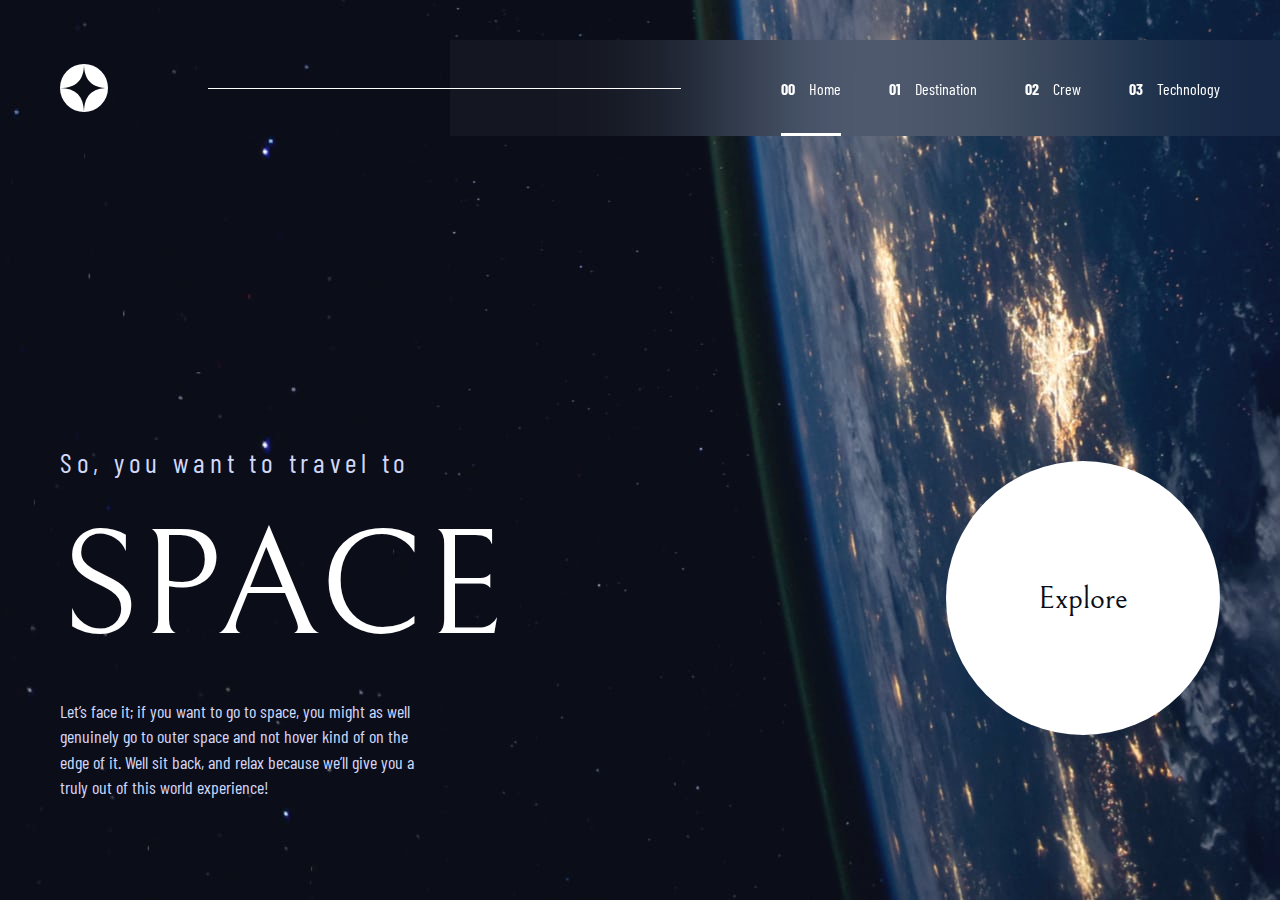
<file: index.html>
<!DOCTYPE html>
<html lang="en">
<head>
  <meta charset="UTF-8">
  <meta name="viewport" content="width=device-width, initial-scale=1.0">
  <link rel="icon" type="image/png" sizes="32x32" href="./assets/favicon-32x32.png">
  <link rel="stylesheet" href="css/home.css">
  <link rel="stylesheet" href="css/main.css">
  <script src="./js/app.js" defer></script>  
  <title>Frontend Mentor | Space tourism website</title>
</head>
<body>

  <!-- Start Header -->

  <header>
    <div class="container">
      <img src="images/shared/logo.svg" alt="site logo" class="logo">
      <div class="line"></div>
      <nav>
        <img src="images/shared/icon-close.svg" alt="" class="close-menu">
        <ul>
          <li class="active"><a href="./index.html"><b>00</b> Home</a></li>
          <li><a href="./destination-moon.html"><b>01</b> Destination</a></li>
          <li><a href="./crew-commander.html"><b>02</b> Crew</a></li>
          <li><a href="./technology-vehicle.html"><b>03</b> Technology</a></li>
        </ul> 
      </nav>
      <img src="images/shared/icon-hamburger.svg" alt="" class="open-menu">
    </div>
    <div class="blure__back"></div>
  </header>
  <!-- End Header -->

  <!-- Start Body Section -->
  <section class="landing">
    <div class="container">
      <div class="content">
        <h1>So, you want to travel to<br><span>Space</span></h1>
        <p>Let’s face it; if you want to go to space, you might as well genuinely go to 
          outer space and not hover kind of on the edge of it. Well sit back, and relax 
          because we’ll give you a truly out of this world experience!</p>
      </div>
      <a href="#">Explore</a>
    </div>
  </section>
  <!-- End of Body Section -->
</body>
</html>
</file>
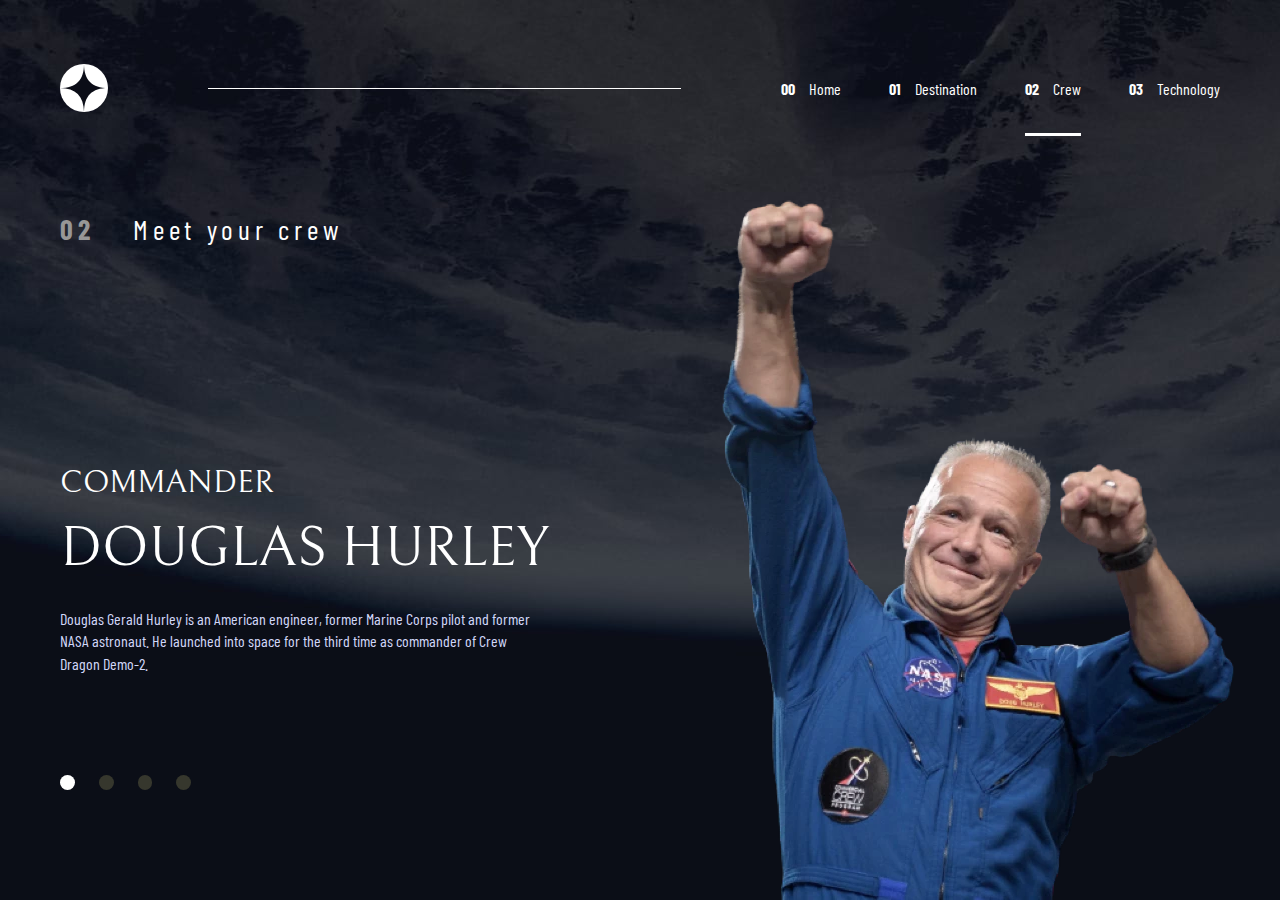
<file: crew-commander.html>
<!DOCTYPE html>
<html lang="en">
<head>
  <meta charset="UTF-8">
  <meta name="viewport" content="width=device-width, initial-scale=1.0">

  <link rel="icon" type="image/png" sizes="32x32" href="./assets/favicon-32x32.png">
  <link rel="stylesheet" href="css/main.css">
  <link rel="stylesheet" href="css/crew.css">
  <script src="js/app.js" defer></script>
  <script src="js/crew.js" defer></script>
  <title>Frontend Mentor | Space tourism website</title>
</head>
<body>
  <!-- Start Header -->
  <header>
    <div class="container">
      <img src="images/shared/logo.svg" alt="site logo" class="logo">
      <div class="line"></div>
      <nav>
        <img src="images/shared/icon-close.svg" alt="" class="close-menu">
        <ul>
          <li><a href="./index.html"><b>00</b> Home</a></li>
          <li><a href="./destination-moon.html"><b>01</b> Destination</a></li>
          <li class="active"><a href="./crew-commander.html"><b>02</b> Crew</a></li>
          <li><a href="./technology-vehicle.html"><b>03</b> Technology</a></li>
        </ul>
      </nav>
      <img src="images/shared/icon-hamburger.svg" alt="" class="open-menu">
    </div>
  </header>
  <!-- End Header -->
  
  <!-- Start Crew -->
  <section class="crew">
    <div class="container">
      <h1 class="main-title"><b>02</b> Meet your crew</h1>
      <div class="content">
        <div class="info">
          <div class="box">
            <h2 class="role">Commander</h2>
            <p class="name">Douglas Hurley</p>
            <p class="bio">Douglas Gerald Hurley is an American engineer, former Marine Corps pilot 
              and former NASA astronaut. He launched into space for the third time as 
              commander of Crew Dragon Demo-2.</p>
          </div>
          <div class="dots">
            <div class="dot active" data-num="1"></div>
            <div class="dot" data-num="2"></div>
            <div class="dot" data-num="3"></div>
            <div class="dot" data-num="4"></div>
          </div>
        </div>
        <img src="images/crew/image-douglas-hurley.webp" alt="" class="image">
      </div>
    </div>
  </section>
  <!-- End Crew -->
  
</body>
</html>
</file>
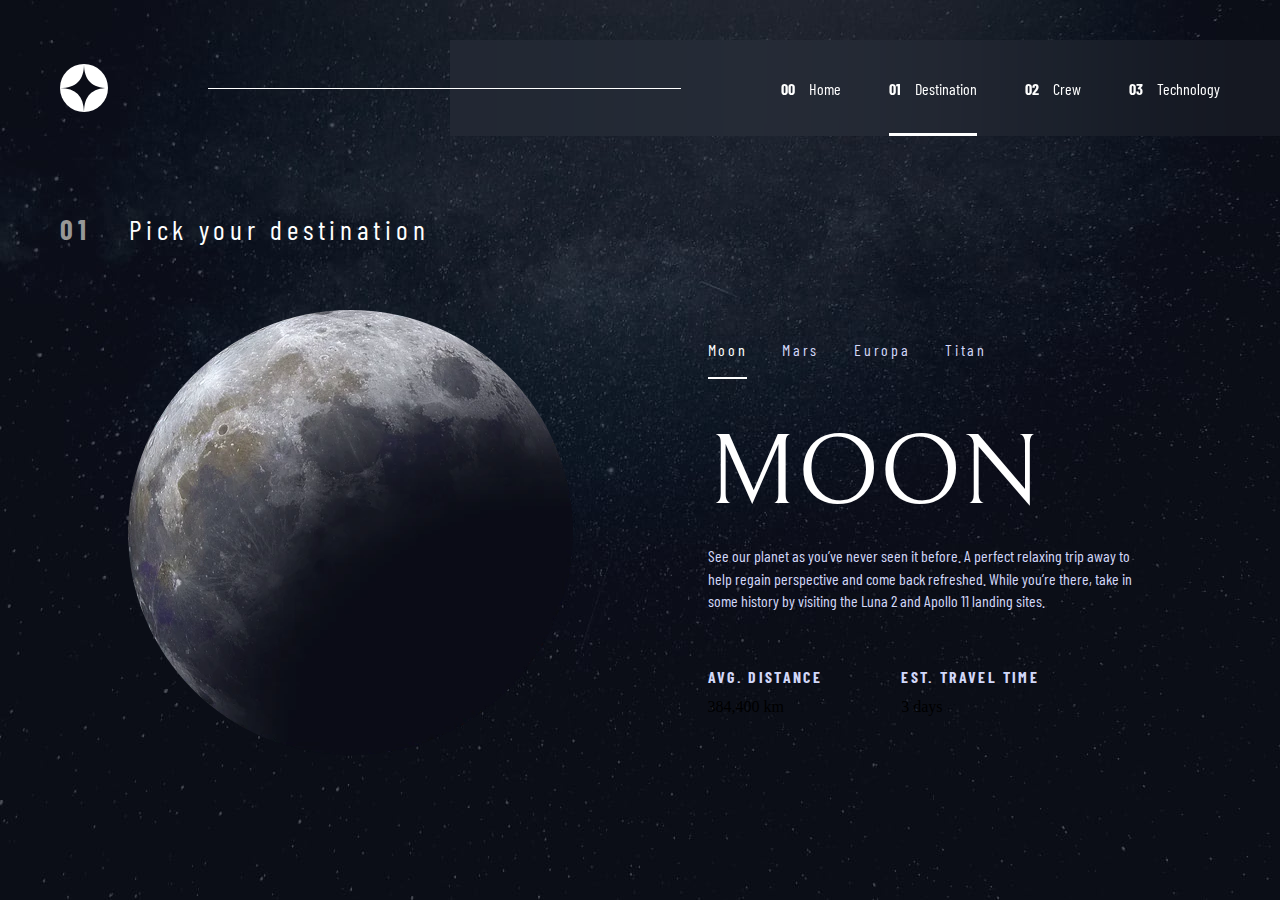
<file: destination-moon.html>
<!DOCTYPE html>
<html lang="en">
<head>
  <meta charset="UTF-8">
  <meta name="viewport" content="width=device-width, initial-scale=1.0">
  <link rel="icon" type="image/png" sizes="32x32" href="./assets/favicon-32x32.png">
  <link rel="stylesheet" href="css/main.css">
  <link rel="stylesheet" href="css/destination.css">
  <script src="js/app.js" defer></script>
  <script src="js/destination.js" defer></script>
  <title>Frontend Mentor | Space tourism website</title>
</head>
<body>
  <!-- Start Header -->
  <header>
    <div class="container">
      <img src="images/shared/logo.svg" alt="site logo" class="logo">
      <div class="line"></div>
      <nav>
        <img src="images/shared/icon-close.svg" alt="" class="close-menu">
        <ul>
          <li><a href="./index.html"><b>00</b> Home</a></li>
          <li class="active"><a href="./destination-moon.html"><b>01</b> Destination</a></li>
          <li><a href="./crew-commander.html"><b>02</b> Crew</a></li>
          <li><a href="./technology-vehicle.html"><b>03</b> Technology</a></li>
        </ul>
      </nav>
      <img src="images/shared/icon-hamburger.svg" alt="" class="open-menu">
    </div>
    <div class="blure__back"></div>
  </header>
  <!-- End Header -->
  
  <!-- Start Section -->
  <section class="destination">
    <div class="container">
      <h1 class="main-title"><b>01</b> Pick your destination</h1>
      <div class="main-box">
        <img src="images/destination/image-moon.webp" alt="" class="image">
        <div class="content">
          <ul class="navigation">
            <li class="active"><a>Moon</a></li>
            <li><a>Mars</a></li>
            <li><a>Europa</a></li>
            <li><a>Titan</a></li>
          </ul>
          <div class="text">
            <h2 class="name">Moon</h2>
            <p class="description">See our planet as you’ve never seen it before. A perfect relaxing trip away to help 
              regain perspective and come back refreshed. While you’re there, take in some history 
              by visiting the Luna 2 and Apollo 11 landing sites.</p>
              <div class="break"></div>
              <div class="info">
                <div class="box">
                  <h3>Avg. distance</h3>
                  <p class="distance">384,400 km</p>
                </div>
                <div class="box">
                  <h3>Est. travel time</h3>
                  <p class="travel">3 days</p>
                </div>
              </div>
          </div>
        </div>
      </div>
    </div>
  </section>
<!-- End Section -->  
  
</body>
</html>
</file>
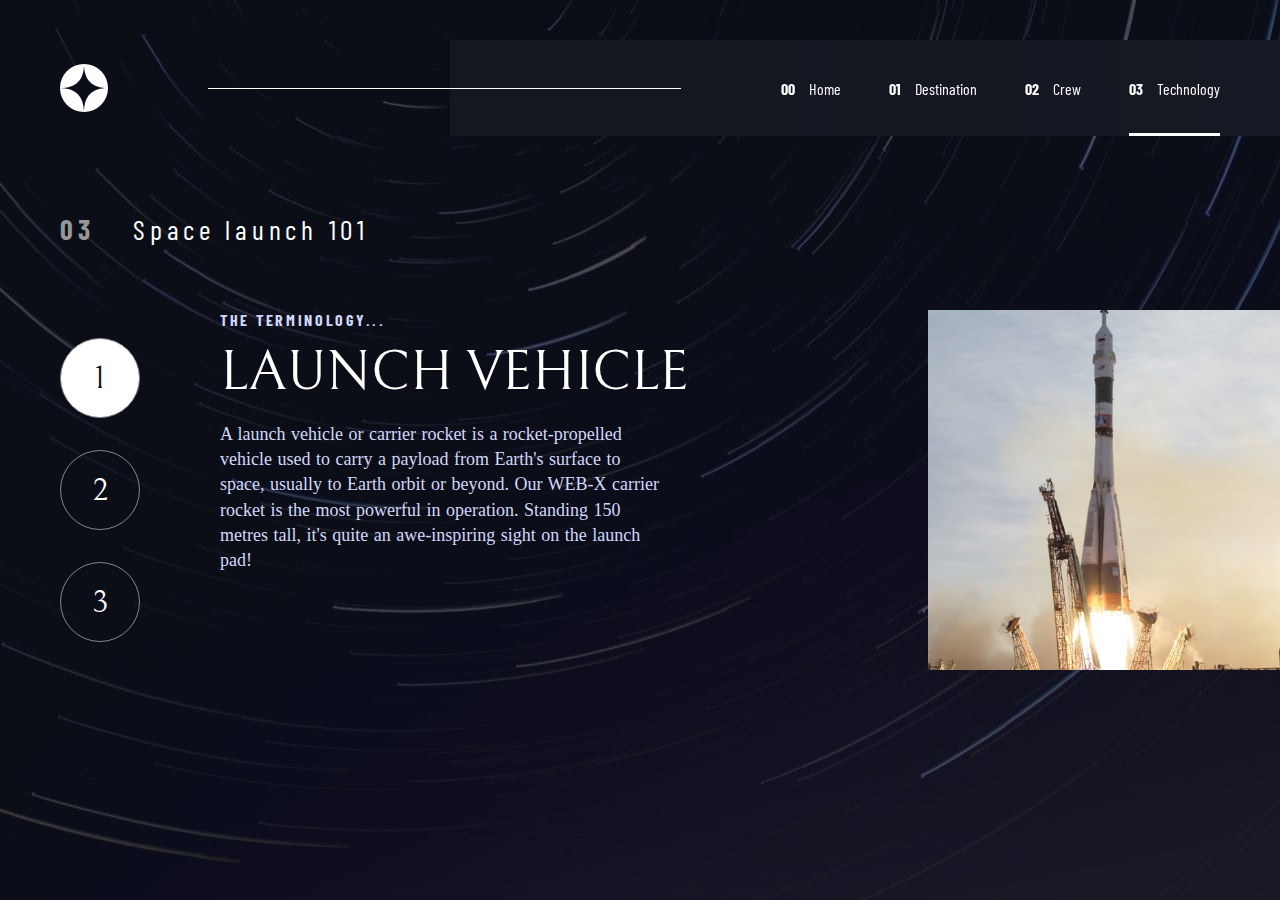
<file: technology-vehicle.html>
<!DOCTYPE html>
<html lang="en">
<head>
  <meta charset="UTF-8">
  <meta name="viewport" content="width=device-width, initial-scale=1.0">
  <link rel="icon" type="image/png" sizes="32x32" href="./assets/favicon-32x32.png">
  <link rel="stylesheet" href="css/main.css">
  <link rel="stylesheet" href="css/technology.css">
  <script src="js/app.js" defer></script>
  <script src="js/technology.js" defer></script>
  <title>Frontend Mentor | Space tourism website</title>
</head>
<body>
  <!-- Start Header-->
  <header>
    <div class="container">
      <img src="images/shared/logo.svg" alt="site logo" class="logo">
      <div class="line"></div>
      <nav>
        <img src="images/shared/icon-close.svg" alt="" class="close-menu">
        <ul>
          <li><a href="./index.html"><b>00</b> Home</a></li>
          <li><a href="./destination-moon.html"><b>01</b> Destination</a></li>
          <li><a href="./crew-commander.html"><b>02</b> Crew</a></li>
          <li class="active"><a href="./technology-vehicle.html"><b>03</b> Technology</a></li>
        </ul>
      </nav>
      <img src="images/shared/icon-hamburger.svg" alt="" class="open-menu">
    </div>
    <div class="blure__back"></div>
  </header>
  <!-- End Header-->

  <!-- Start Technology -->
  <section class="technology">
    <div class="container">
      <h1 class="main-title"><b>03</b> Space launch 101</h1>
      <div class="content">
        <div class="enumirate">
          <div class="num active">1</div>
          <div class="num">2</div>
          <div class="num">3</div>
        </div>
        <div class="text">
          <h2>The terminology...</h2>
          <p class="name">Launch vehicle</p>
          <p class="description">A launch vehicle or carrier rocket is a rocket-propelled vehicle used to carry a 
            payload from Earth's surface to space, usually to Earth orbit or beyond. Our 
            WEB-X carrier rocket is the most powerful in operation. Standing 150 metres tall, 
            it's quite an awe-inspiring sight on the launch pad!</p>
        </div>
        <img src="images/technology/image-launch-vehicle-portrait.jpg" alt="" class="image">
      </div>
    </div>
  </section>
  <!-- End Technology -->
  
</body>
</html>
</file>
<file: css/home.css>
/* Start Landing*/

.landing {
     background-image: url('../images/home/background-home-desktop.jpg');
     background-position: center;
     background-size: cover;
     display: flex;
     padding-top: calc(8.5rem + 4.75rem);
}

.landing .container {
    display: flex;
    justify-content: space-between;
    align-items: flex-end;
    padding-bottom: var(--main-padding-bottom);
}

.landing .container .content {
    width: 22.875rem;
}

.landing .container h1 {
    font-size: 1.75rem;
    font-family: var(--main-font);
    color: var(--second-color);
    font-weight: 400;
    letter-spacing: 0.295rem;
}

.landing .container h1 span {
    font-family: var(--second-font);
    font-size: 9.375rem;
    color: #fff;
    text-transform: uppercase;
    display: inline-block;
    margin: 1.5rem 0;
    letter-spacing: 0;
}

.landing .container p {
    font-size: 1.125rem;
    color: var(--second-color);
    font-family: var(--main-font);
    font-weight: 400;
    letter-spacing: 0;
    line-height: 1.4;
}

.landing .container a {
    display: flex;
    justify-content: center;
    align-items: center;
    width: 17.125rem;
    height: 17.125rem;
    background-color: #fff;
    border-radius: 50%;
    font-family: var(--second-font);
    font-size: 2rem;
    position: relative;
    color: var(--main-color);
    z-index: 5;
    margin-bottom: 4.0625rem;
}

.landing .container a::before {
    content: "";
    position: absolute;
    top: 50%;
    left: 50%;
    transform: translate(-50%, -50%);
    height: 0;
    width: 0;
    z-index: 3;
    border-radius: 50%;
    background-color: rgba(255, 255, 255, 0.1);
    transition: all 0.3s linear;
}

.landing .container a:hover::before {
    height: 28.125rem;
    width: 28.125rem;
}

/* Tablet Device */

@media (max-width: 48rem) {
    .landing {
        background-image: url('../images/home/background-home-tablet.jpg');
    }

    .landing .container {
        flex-direction: column;
        align-items: center;
    }

    .landing .container h1 {
        text-align: center;
    }

    .landing .container p {
        margin-bottom: 9.75rem;
    }
}

/* Phone Device */

@media (max-width: 36rem) {
    .landing {
        background-image: url('../images/home/background-home-mobile.jpg');
    }

    .landing .container .content {
        width: 20.4375rem;
    }

    .landing .container h1 span {
        font-size: 5rem;
    }

    .landing .container p {
        font-size: 0.9375rem;
    }
}

/* End Landing*/
</file>
<file: css/main.css>
/* Start Main Rules */
@import url("https://fonts.googleapis.com/css2?family=Barlow+Condensed&family=Bellefair&display=swap");

:root {
  --main-color: #0b0d17;
  --second-color: #d2d8f9;
  --hover-color: #85868b;
  --main-padding-top: 100px;
  --main-padding-bottom: 100px;
  --main-font: "Barlow Condensed", sans-serif;
  --second-font: "Bellefair", serifs;
}

* {
    box-sizing: border-box;
    padding: 0;
    margin: 0;
}

section {
    width: 100vw;
    min-height: 100vh;
    position: absolute;
    top: 0;
    left: 0;
}

body {
    overflow-x: hidden;
    font-weight: 400;
}

.main-title {
    color: #fff;
    font-size: 1.75rem;
    font-family: var(--main-font);
    font-weight: 400;
    letter-spacing: 0.295rem;
    margin-bottom: 4rem;
}

.main-title b {
    margin-right: 1.75rem;
    color: #979797;
}

@media (max-width: 36rem) {
    .main-title {
        font-size: 1rem;
        text-align: center;
    }
}

.container {
    margin: 0 auto;
    padding: 0 0.9375rem;
}

/* Small devices */

@media (min-width: 36rem) {
    .container {
        width: 35rem;
    }
}

/* Medium devices */

@media (min-width: 48rem) {
    .container {
        width: 46.875rem;
    }
}

/* Extra Large devices */

@media (min-width: 75rem) {
    .container {
        width: 74.375rem;
    }
}

ul {
    list-style: none;
}

a {
    text-decoration: none;
}

/* End Main Rules */

/* Start Header */

header {
    height: 6rem;
    margin: 2.5rem 0 0;
    position: relative;
    z-index: 9999;
}

header .container {
    height: 100%;
    display: flex;
    justify-content: space-between;
    align-items: center;
    position: relative;
    z-index: 9;
}

header .logo {
    width: 3rem;
    height: 3rem;
}

header .line {
    width: 29.5625rem;
    height: 0.0625rem;
    background-color: #fff;
}

header .open-menu,
header .close-menu {
    display: none;
}

header nav ul {
    display: flex;
    gap: 3rem;
    height: 6rem;
}

header nav ul li {
    display: flex;
    align-items: center;
    position: relative;
    height: 100%;
}

header ul li::before {
    content: "";
    width: 0%;
    height: 0.1875rem;
    position: absolute;
    bottom: 0;
    right: 0;
    transition: all 0.3s linear;
}

header ul li:hover:before {
    background-color: var(--hover-color);
    width: 100%;
}

header ul li.active:before {
    width: 100%;
    background-color: #fff;
}

header ul li a {
    font-family: var(--main-font);
    font-size: 1rem;
    color: #fff;
}

header ul li a b {
    margin-right: 0.6875rem;
}

header .blure__back {
    width: 51.875rem;
    height: 6rem;
    background: rgba(255, 255, 255, 0.04);
    backdrop-filter: blur(81.5485px);
    position: absolute;
    top: 0;
    right: 0;
}

@media (max-width: 69.375rem) {
    header .line {
        display: none;
    }
}

@media (max-width: 48rem) {
    header {
        margin: 0;
    }

    header ul li a b {
        display: none;
    }

    header .blure__back {
        width: 28.125rem;
    }
}

@media (max-width: 36rem) {
    header nav {
        height: 100vh;
        width: 80%;
        position: absolute;
        top: 0;
        right: 0;
        background: rgba(255, 255, 255, 0.04);
        backdrop-filter: blur(81.5485px);
        display: flex;
        flex-direction: column;
        opacity: 0;
        transition: all 0.3s linear;
        pointer-events: none;
    }

    header nav .close-menu {
        display: block;
        width: 1.2437rem;
        margin-top: 2.125rem;
        margin-bottom: 4.0625rem;
        margin-right: 1.6563rem;
        align-self: flex-end;
        cursor: pointer;
    }

    header .open-menu {
        display: block;
        cursor: pointer;
    }

    header nav.active {
        opacity: 1;
        pointer-events: all;
    }

    header nav ul {
        flex-direction: column;
        height: 100%;
    }

    header nav ul li {
        height: 1.1875rem;
    }

    header ul li::before {
        height: 100%;
        width: 0.1875rem;
    }

    header ul li.active::before {
        height: 100%;
        width: 0.3125rem;
    }
    
    header ul li a b {
        display: inline;
        margin-left: 2rem;
    }

    header .blure__back {
        display: none;
    }
}

/* End Header */
</file>
<file: css/crew.css>
/* Start Crew */

.crew {
    background-image: url('../images/crew/background-crew-desktop.jpg');
    background-position: center;
    background-size: cover;
    display: flex;
    padding-top: calc(8.5rem + 4.75rem);
}

.crew .container {
    position: relative;
}

.crew .content {
    display: flex;
    flex-wrap: wrap;
    justify-content: space-between;
}

.crew .content .role {
    margin-top: 9.625rem;
    font-family: var(--second-font);
    color: #fff;
    font-weight: normal;
    font-size: 2rem;
    text-transform: uppercase;
    margin-bottom: 0.9375rem;
}

.crew .content .name {
    font-family: var(--second-font);
    color: #fff;
    font-size: 3.5rem;
    text-transform: uppercase;
    margin-bottom: 1.6875rem;
}

.crew .content .bio {
    font-family: var(--main-font);
    color: var(--second-color);
    line-height: 1.4;
    margin-bottom: 6.25rem;
    width: 30.5rem;
} 

.crew .content img {
    position: absolute;
    bottom: 0;
    right: 0;
}

.crew .dots {
    display: flex;
    gap: 1.5rem;
    margin-bottom: 2.5rem;
}

.crew .dots .dot {
    width: 0.9275rem;
    height: 0.9275rem;
    border-radius: 50%;
    background-color: #36372d;
    cursor: pointer;
}

.crew .dots .dot:hover {
    background-color: #292c34;
}

.crew .dots .dot.active {
    background-color: #fff;
}

@media (max-width: 68.75rem) {
    .crew .content img {
        position: initial;
        margin-bottom: 2rem;
        width: 20.4375rem;
    }
}

@media (max-width: 48rem) {
    .crew {
        background-image: url('../images/crew/background-crew-tablet.jpg');
    }

    .crew .content {
        align-items: center;
        flex-direction: column-reverse;
    }

    .crew .info {
        display: flex;
        flex-direction: column-reverse;
        align-items: center;
        text-align: center;
    }

    .crew .dots .dot {
        background-color: #19191a;
    }
}

@media (max-width: 36rem) {
    .crew {
        background-image: url('../images/crew/background-crew-mobile.jpg');
    }

    .crew .content img {
        margin-bottom: 2rem;
        width: 20.4375rem;
    }

    .crew .content {
        justify-content: center;
    }

    .crew .info {
        display: flex;
        flex-direction: column-reverse;
        align-items: center;
        text-align: center;
    }

    .crew .info .name {
        font-size: 1.5rem;
    }

    .crew .info .bio {
        font-size: 0.9375rem;
        width: 20.4375rem;
    }

    .crew .dots .dot {
        background-color: #19191a;
    }
}


/* End Crew */
</file>
<file: css/destination.css>
/* Start Destinztion */

.destination {
    background-image: url('../images/destination/background-destination-desktop.jpg');
    background-position: center;
    background-size: cover;
    display: flex;
    padding-top: calc(8.5rem + 4.75rem);
}

.destination .main-box {
    display: flex;
    justify-content: space-around;
    align-items: center;
    flex-wrap: wrap;
}

.destination .main-box img {
    width: 27.8125rem;
    margin-bottom: 3.3224rem;
}

.destination .main-box .content {
    width: 27.8125rem;
}

.destination ul {
    display: flex;
    gap: 2.1875rem;
    margin-bottom: 2.3125rem;
}

.destination ul li {
    height: 2.4375rem;
    position: relative;
}

.destination ul li::before {
    content: "";
    width: 0;
    height: 0.125rem;
    background: var(--hover-color);
    position: absolute;
    bottom: 0;
    left: 0;
    transition: all 0.3s linear;
}

.destination ul li:hover::before {
    width: 100%;
}

.destination ul li.active::before {
    width: 100%;
    background-color: #fff;
}

.destination ul li a {
    color: var(--second-color);
    font-size: 1rem;
    letter-spacing: 0.1688rem;
    font-family: var(--main-font);
    cursor: pointer;
}

.destination ul li.active a {
    color: #fff;
}

.destination .text h2 {
    font-size: 6.25rem;
    font-family: var(--second-font);
    color: #fff;
    font-weight: 400;
    text-transform: uppercase;
    margin-bottom: 0.875rem;
    transition: all 0.3s linear;
}

.destination .text > p {
    color: var(--second-color);
    font-weight: 400;
    font-family: var(--main-font);
    margin-bottom:3.375rem;
    line-height: 1.4;    
}

.destination .text .break {
    width: 100%;
    hheight: 0.0625rem;
    background-color: var(--second-color);
}

.destination .info {
    display: flex;
    gap: 4.9375rem;
    margin-top: 1.75rem;
    margin-bottom: 3.875rem;
}

.destination .info .box h3 {
    color: var(--second-color);
    font-family: var(--main-font);
    font-size: 0.9875rem;
    letter-spacing: 0.1475rem;
    margin-bottom: .75rem;
    text-transform: uppercase;
}
v
.destination .info .box p {
    color: #fff;
    font-size: 1.75rem;
    font-family: var(--second-font);
    text-transform: uppercase;
}

@media (max-width: 47.9375rem) {
    .destination {
        background-image: url('../images/destination/background-destination-tablet.jpg');
    }

    .destination .main-box {
        justify-content: center;
    }

    .destination ul {
        justify-content: center;
    }

    .destination .text h2,
    .destination .text > p {
        text-align: center;
    }

    .destination .info {
        justify-content: center;
    }
}

@media (max-width: 36rem) {
    .destination {
        background-image: url('../images/destination/background-destination-mobile.jpg');
    }

    .destination .main-box img {
        width: 10.625rem;
    }

    .destination .main-box .content {
        width: 20.4375rem;
    }

    .destination ul {
        gap: 1.625rem;
    }

    destination ul li a {
        font-size: 0.875rem;
    }

    .destination .text h2 {
        font-size: 3.5rem;
    }

    .destination .info {
        flex-direction: column;
        align-items: center;
        gap: 2rem;
    }
}

/* End Destinztion */
</file>
<file: css/technology.css>
/* Start Technology */

.technology {
    background-image: url('../images/technology/background-technology-desktop.jpg');
    background-position: center;
    background-size: cover;
    display: flex;
    padding-top: calc(8.5rem + 4.75rem);
}

.technology .content {
    display: flex;
    align-items: center;
    gap: 5rem;
}

.technology .enumirate {
    display: flex;
    flex-direction: column;
    gap: 2rem;   
}

.technology .enumirate .num {
    width: 5rem;
    height: 5rem;
    border-radius: 50%;
    border: 0.0625rem solid var(--hover-color);
    display: flex;
    justify-content: center;
    align-items: center;
    color: #fff;
    font-size: 2rem;
    font-family: var(--second-font);
    cursor: pointer;
}

.technology .enumirate .num:hover {
    border-color: #fff;
}

.technology .enumirate .num.active {
    color: var(--main-color);
    background-color: #fff;
}

.technology .content h2 {
    font-size: 1rem;
    letter-spacing: 0.1688rem;
    color: var(--second-color);
    margin-bottom: 0.6875rem;
    font-family: var(--main-font);
    text-transform: uppercase;
}

.technology .content .name {
    font-size: 3.5rem;
    font-family: var(--second-font);
    text-transform: uppercase;
    color: #fff;
    margin-bottom: 1.0625rem;
}

.technology .content .description {
    width: 27.75rem;
    font-size: 1.125rem;
    color: var(--second-color);
    line-height: 1.4;
    word-spacing: 0.0625rem;
    margin-bottom: 6.0625rem;
}

.technology .content img {
    position: absolute;
    right: 0;
    height: 360px;
}

@media (max-width: 68.75rem) {
    .technology .main-title {
        margin-left: 0.9375rem;
    }

    .technology .container {
        width: 100%;
        padding: 0;
    }

    .technology .content {
        flex-direction: column-reverse;
        align-items: center;
    }

    .technology .content img {
        position: relative;
        width: 100vw;
        order: 4;
    }

    .technology .enumirate {
        order: 3;
        flex-direction: row;
    }

    .technology .content h2,
    .technology .content .name,
    .technology .content .description {
        text-align: center;
    }    
}

@media (max-width: 48rem) {
    .technology {
        background-image: url('../images/destination/background-destination-tablet.jpg');
    }
}

@media (max-width: 36rem) {
    .technology {
        background-image: url('../images/destination/background-destination-mobile.jpg');
    }

    .technology .enumirate {
        gap: 1rem;
    }

    .technology .enumirate .num {
        width: 2.5rem;
        height: 2.5rem;
        font-size: 1rem;
    }

    .technology .content h2 {
        font-size: 0.875rem;
    }

    .technology .content .name {
        font-size: 1.5rem;
    }

    .technology .content .description {
        font-size: 0.9375rem;
        width: 20.4375rem;
    }
}

/* End Technology */
</file>
